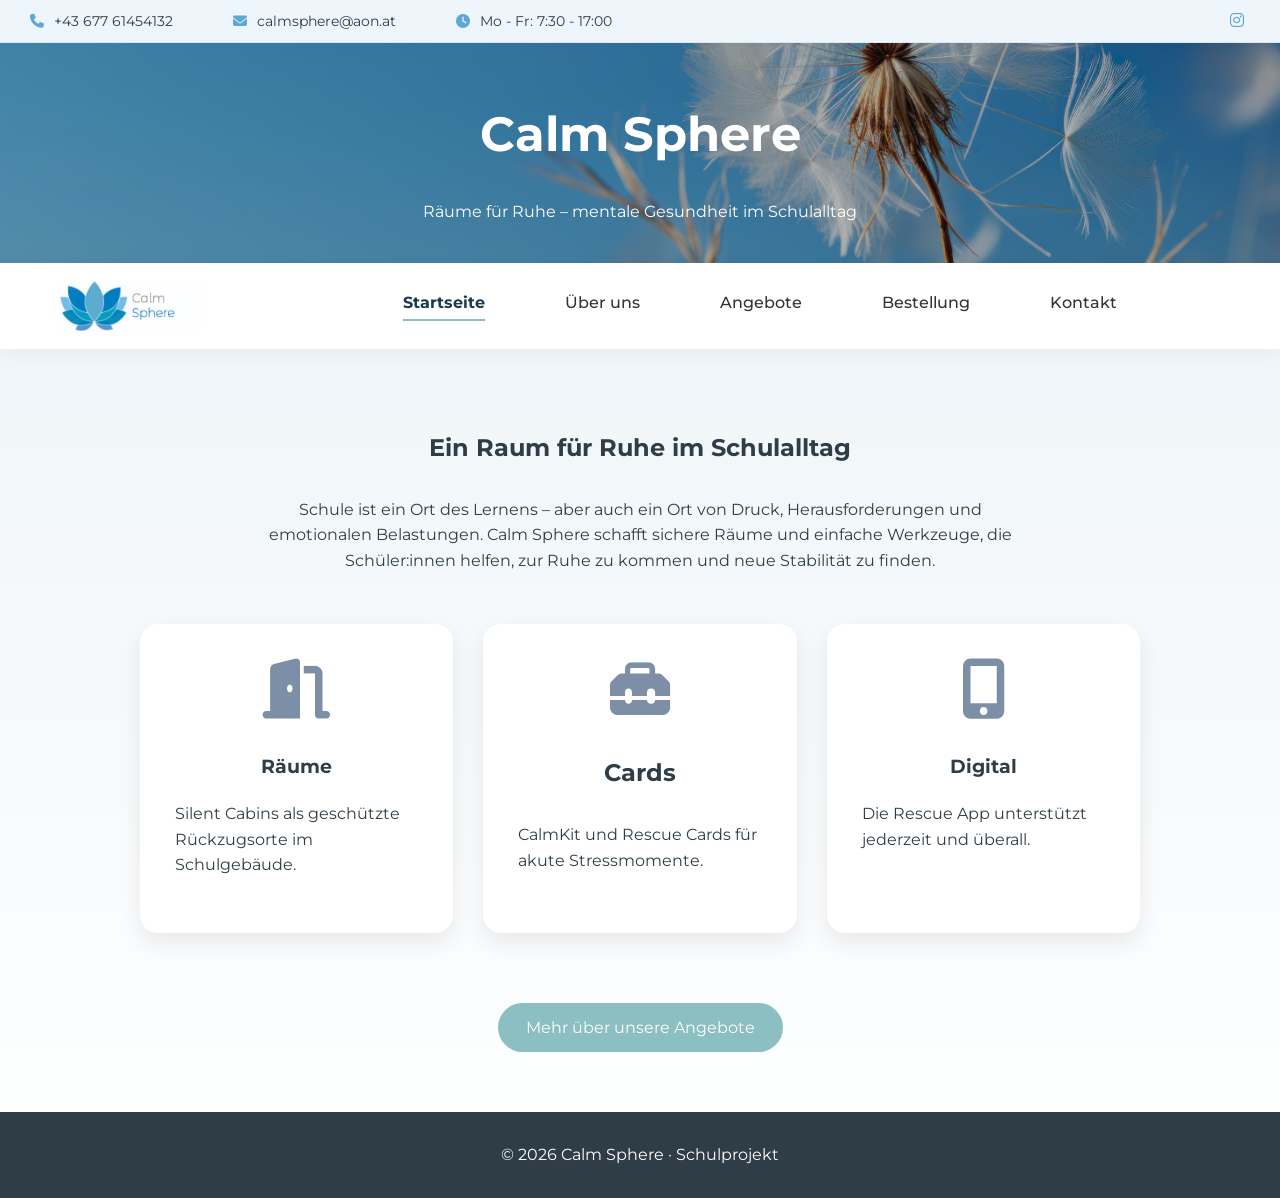
<file: index.html>
<!DOCTYPE html>
<html lang="de">
<head>
<meta charset="UTF-8">
<title>Calm Sphere</title>
<link rel="stylesheet" href="style.css">
<link rel="stylesheet" href="https://cdnjs.cloudflare.com/ajax/libs/font-awesome/6.5.0/css/all.min.css">
<link href="https://fonts.googleapis.com/css2?family=Montserrat:wght@300;400;500;600&display=swap" rel="stylesheet">
</head>
<body>
<div class="topbar">
    <div class="topbar-left">
        <span><i class="fa-solid fa-phone"></i> +43 677 61454132</span>
        <span><i class="fa-solid fa-envelope"></i> calmsphere@aon.at</span>
        <span><i class="fa-solid fa-clock"></i> Mo - Fr: 7:30 - 17:00</span>
    </div>

    <div class="topbar-right">
        <a href="#"><i class="fa-brands fa-instagram"></i></a>
    </div>
</div>


<header>
<h1>Calm Sphere</h1>
<p>Räume für Ruhe – mentale Gesundheit im Schulalltag</p>
</header>

<nav class="navbar">
    <div class="logo">
        <img src="images/logo.jpg" alt="Calm Sphere">
    </div>

    <div class="nav-links">
        <a href="index.html" class="active">Startseite</a>
        <a href="ueber.html">Über uns</a>
        <a href="angebote.html">Angebote</a>
        <a href="bestellung.html">Bestellung</a>
        <a href="kontakt.html">Kontakt</a>
    </div>
</nav>

<section>

  <h2>Ein Raum für Ruhe im Schulalltag</h2>

  <p class="intro-text">
    Schule ist ein Ort des Lernens – aber auch ein Ort von Druck,
    Herausforderungen und emotionalen Belastungen.
    Calm Sphere schafft sichere Räume und einfache Werkzeuge,
    die Schüler:innen helfen, zur Ruhe zu kommen und neue Stabilität zu finden.
  </p>

  <div class="home-features">

    <div class="feature-box">
      <i class="fa-solid fa-door-open"></i>
      <h3>Räume</h3>
      <p>Silent Cabins als geschützte Rückzugsorte im Schulgebäude.</p>
     
    </div>

    <div class="feature-box">
      <i class="fa-solid fa-toolbox"></i>
      <h2>Cards</h2>
      <p>CalmKit und Rescue Cards für akute Stressmomente.
      
    </div>

    <div class="feature-box">
      <i class="fa-solid fa-mobile-screen-button"></i>
      <h3>Digital</h3>
      <p>Die Rescue App unterstützt jederzeit und überall.</p>
      
      
    </div>

  </div>

  <div class="home-button">
    <a href="angebote.html" class="button">Mehr über unsere Angebote</a>
  </div>

</section>

<footer>
© 2026 Calm Sphere · Schulprojekt
</footer>

</body>
</html>
</file>
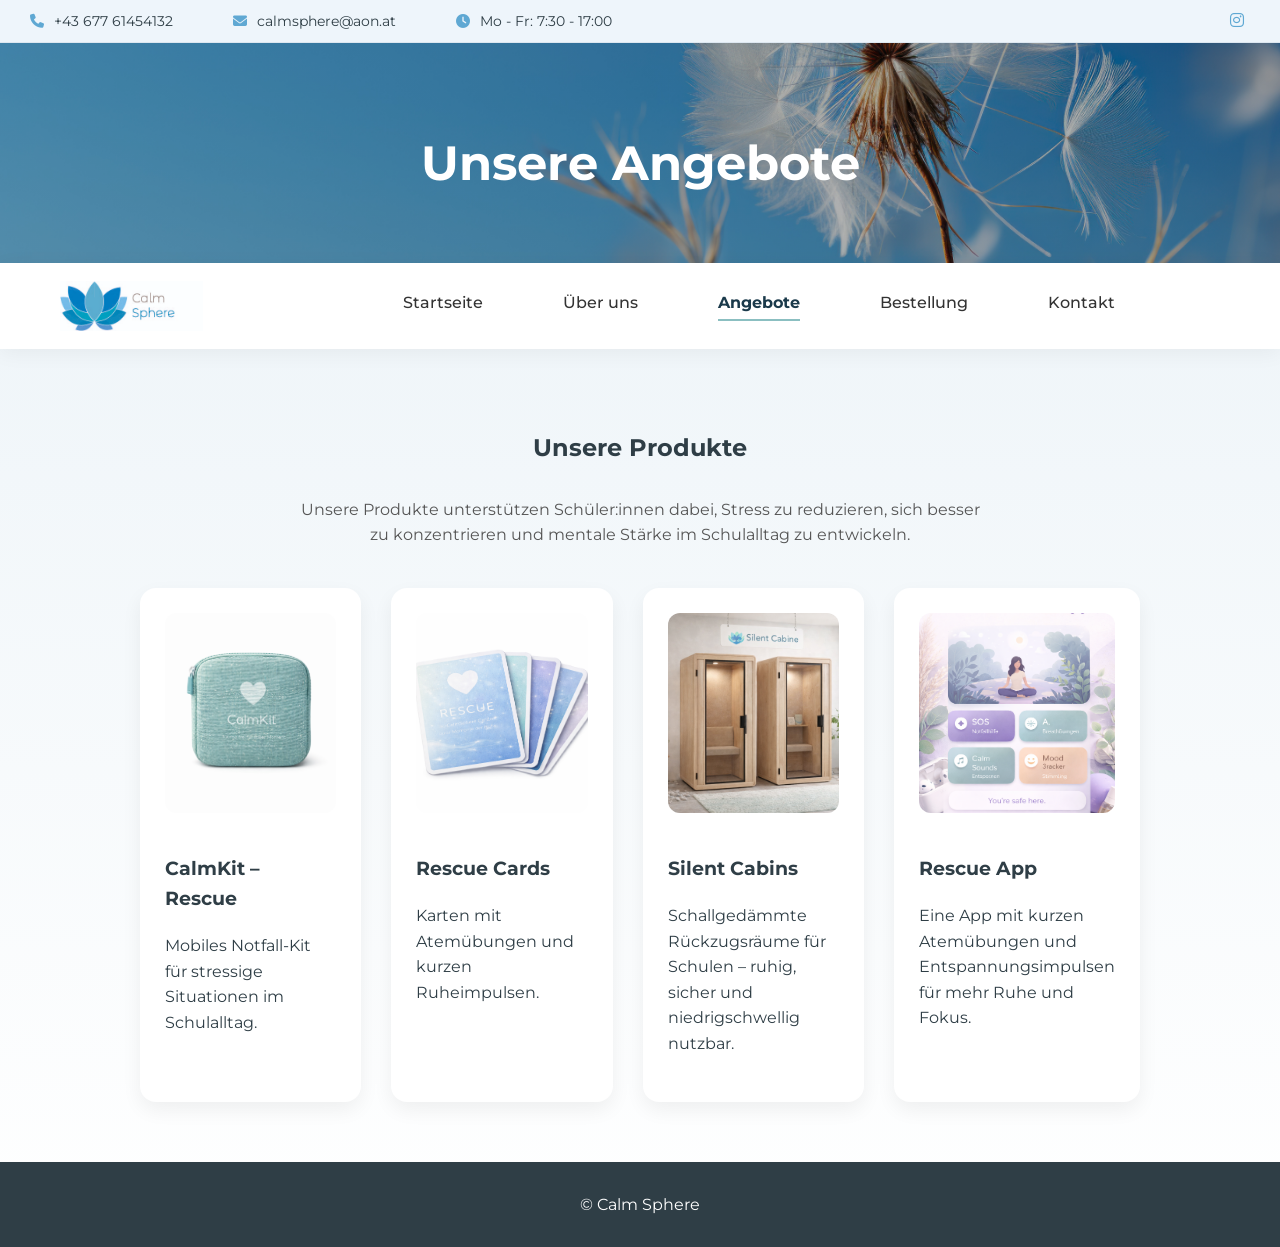
<file: angebote.html>
<!DOCTYPE html>
<html lang="de">
<head>
<meta charset="UTF-8">
<title>Angebote – Calm Sphere</title>
<link rel="stylesheet" href="style.css">
<link rel="stylesheet" href="https://cdnjs.cloudflare.com/ajax/libs/font-awesome/6.5.0/css/all.min.css">
<link href="https://fonts.googleapis.com/css2?family=Montserrat:wght@300;400;500;600&display=swap" rel="stylesheet">
</head>
<body>

<div class="topbar">
    <div class="topbar-left">
        <span><i class="fa-solid fa-phone"></i> +43 677 61454132</span>
        <span><i class="fa-solid fa-envelope"></i> calmsphere@aon.at</span>
        <span><i class="fa-solid fa-clock"></i> Mo - Fr: 7:30 - 17:00</span>
    </div>

    <div class="topbar-right">
        <a href="#"><i class="fa-brands fa-instagram"></i></a>
    </div>
</div>

<header><h1>Unsere Angebote</h1></header>
<nav class="navbar">
    <div class="logo">
        <img src="images/logo.jpg" alt="Calm Sphere">
    </div>
	<div class="nav-links">
  <a href="index.html">Startseite</a>
  <a href="ueber.html">Über uns</a>
  <a href="angebote.html" class="active">Angebote</a>
  <a href="bestellung.html">Bestellung</a>
  <a href="kontakt.html">Kontakt</a>
  </div>
</nav>



<section class="angebote">
    <h2>Unsere Produkte</h2>
<p class="angebote-intro">
Unsere Produkte unterstützen Schüler:innen dabei, Stress zu reduzieren, 
sich besser zu konzentrieren und mentale Stärke im Schulalltag zu entwickeln.
</p>

<div class="cards">

<!-- CalmKit -->
<div class="card">

<img src="images/calm-kit.png" 
     alt="CalmKit Rescue"
     class="product-img">

<h3>CalmKit – Rescue</h3>
<p>
Mobiles Notfall-Kit für stressige Situationen im Schulalltag.
</p>

</div>

<!-- Rescue Cards -->
<div class="card">

<img src="images/cards.png" 
     alt="Rescue Cards"
     class="product-img">

<h3>Rescue Cards</h3>
<p>
Karten mit Atemübungen und kurzen Ruheimpulsen.
</p>

</div>

<!-- Silent Cabin -->
<div class="card">

<img src="images/silent cabins.png" 
     alt="Silent Cabin in der Schule"
     class="product-img">

<h3>Silent Cabins</h3>
<p>
Schallgedämmte Rückzugsräume für Schulen –
ruhig, sicher und niedrigschwellig nutzbar.
</p>


</div>

<!-- Rescue App -->
<div class="card">

<img src="images/rescue-app.png" 
     alt="Rescue App für die Schule"
     class="product-img">

<h3>Rescue App</h3>
<p>
Eine App mit kurzen Atemübungen und Entspannungsimpulsen für mehr Ruhe und Fokus.
</p>


</div>
</section>

<footer>© Calm Sphere</footer>
</body>
</html>
</file>
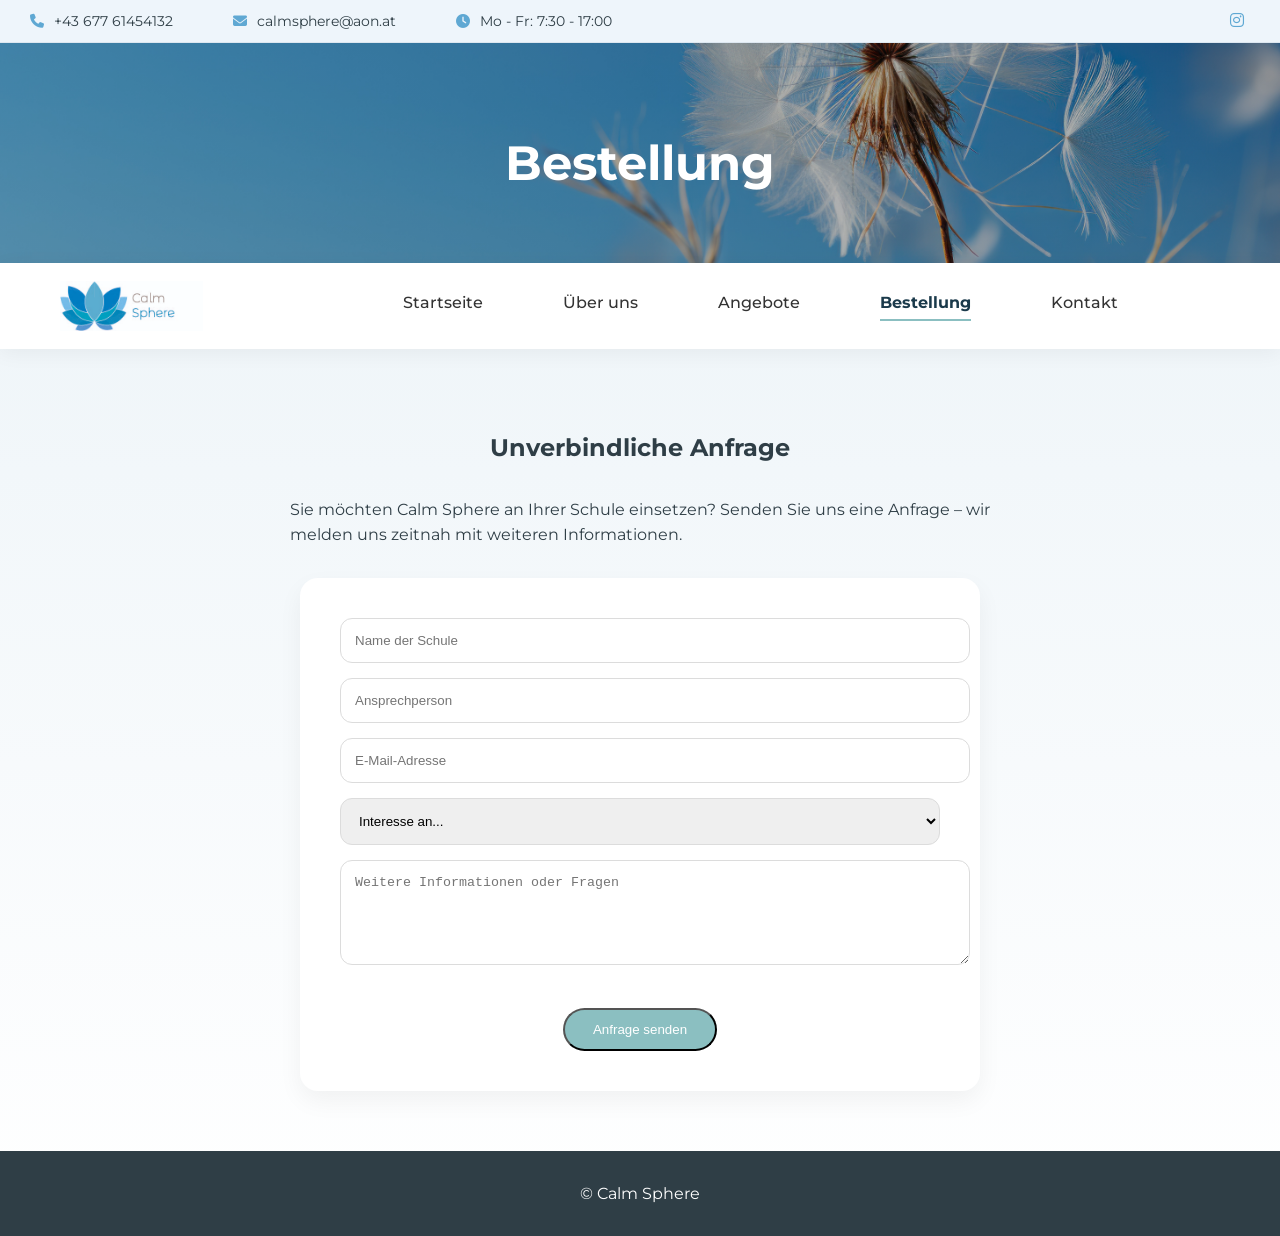
<file: bestellung.html>
<!DOCTYPE html>
<html lang="de">
<head>
<meta charset="UTF-8">
<title>Bestellung – Calm Sphere</title>
<link rel="stylesheet" href="style.css">
<link rel="stylesheet" href="https://cdnjs.cloudflare.com/ajax/libs/font-awesome/6.5.0/css/all.min.css">
<link href="https://fonts.googleapis.com/css2?family=Montserrat:wght@300;400;500;600&display=swap" rel="stylesheet">
</head>

<body>
<div class="topbar">
    <div class="topbar-left">
        <span><i class="fa-solid fa-phone"></i> +43 677 61454132</span>
        <span><i class="fa-solid fa-envelope"></i> calmsphere@aon.at</span>
        <span><i class="fa-solid fa-clock"></i> Mo - Fr: 7:30 - 17:00</span>
    </div>

    <div class="topbar-right">
        <a href="#"><i class="fa-brands fa-instagram"></i></a>
    </div>
</div>

<header><h1>Bestellung</h1></header>
<nav class="navbar">
    <div class="logo">
        <img src="images/logo.jpg" alt="Calm Sphere">
    </div>
	  <div class="nav-links">
  <a href="index.html">Startseite</a>
  <a href="ueber.html">Über uns</a>
  <a href="angebote.html">Angebote</a>
  <a href="bestellung.html" class="active">Bestellung</a>
  <a href="kontakt.html">Kontakt</a>
</nav>

<section class="order-section">

  <h2>Unverbindliche Anfrage</h2>

  <p class="order-intro">
    Sie möchten Calm Sphere an Ihrer Schule einsetzen?
    Senden Sie uns eine Anfrage – wir melden uns zeitnah mit weiteren Informationen.
  </p>

  <div class="order-box">

    <form>
      <input type="text" placeholder="Name der Schule" required>
      <input type="text" placeholder="Ansprechperson">
      <input type="email" placeholder="E-Mail-Adresse" required>

      <select>
        <option>Interesse an...</option>
        <option>CalmKit</option>
        <option>Rescue Cards</option>
        <option>Silent Cabins</option>
        <option>Rescue App</option>
      </select>

      <textarea rows="5" placeholder="Weitere Informationen oder Fragen"></textarea>

      <button type="submit" class="button">Anfrage senden</button>
    </form>

  </div>
</section>

<footer>© Calm Sphere</footer>
</body>
</html>
</file>
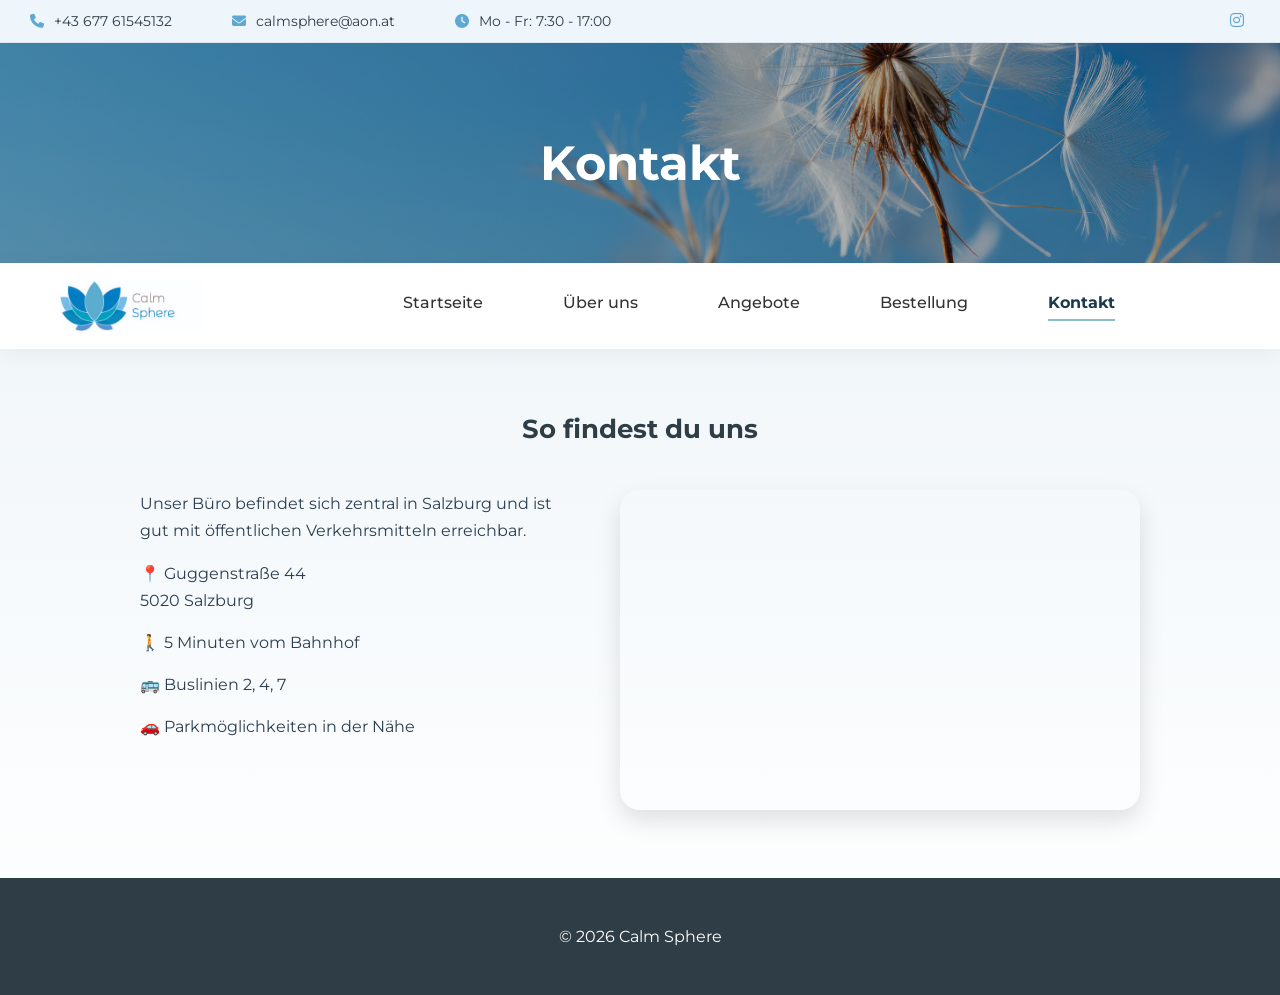
<file: kontakt.html>
<!DOCTYPE html>
<html lang="de">
<head>
    <meta charset="UTF-8">
    <meta name="viewport" content="width=device-width, initial-scale=1.0">
    <title>Kontakt – Calm Sphere</title>
	<link rel="stylesheet" href="style.css">
	<link rel="stylesheet" href="https://cdnjs.cloudflare.com/ajax/libs/font-awesome/6.5.0/css/all.min.css">
	<link href="https://fonts.googleapis.com/css2?family=Montserrat:wght@300;400;500;600&display=swap" rel="stylesheet">

   
      <body>
<div class="topbar">
    <div class="topbar-left">
        <span><i class="fa-solid fa-phone"></i> +43 677 61545132</span>
        <span><i class="fa-solid fa-envelope"></i> calmsphere@aon.at</span>
        <span><i class="fa-solid fa-clock"></i> Mo - Fr: 7:30 - 17:00</span>
    </div>

    <div class="topbar-right">
        <a href="#"><i class="fa-brands fa-instagram"></i></a>
    </div>
</div>

<header>
    <h1>Kontakt</h1>
</header>

<nav class="navbar">
    <div class="logo">
        <img src="images/logo.jpg" alt="Calm Sphere">
    </div>

    <div class="nav-links">
        <a href="index.html">Startseite</a>
        <a href="ueber.html">Über uns</a>
        <a href="angebote.html">Angebote</a>
        <a href="bestellung.html">Bestellung</a>
        <a href="kontakt.html" class="active">Kontakt</a>
    </div>
</nav>


   
</head>
<body>

<section class="contact">

    <h2>So findest du uns</h2>

    <div class="contact-box">

        <!-- LINKS -->
        <div class="contact-info">

            <p>
                Unser Büro befindet sich zentral in Salzburg und ist gut mit öffentlichen Verkehrsmitteln erreichbar.
            </p>

            <p>📍 Guggenstraße 44<br>5020 Salzburg</p>

            <p>🚶 5 Minuten vom Bahnhof</p>
            <p>🚌 Buslinien 2, 4, 7</p>
            <p>🚗 Parkmöglichkeiten in der Nähe</p>

        </div>

        <!-- RECHTS -->
        <div class="contact-map">
            <iframe 
                src="https://www.google.com/maps?q=Guggenstraße+44+Salzburg&output=embed">
            </iframe>
        </div>

    </div>

</section>

</body>

    <footer>
        <p>© 2026 Calm Sphere</p>
    </footer>

</body>
</html>
</file>
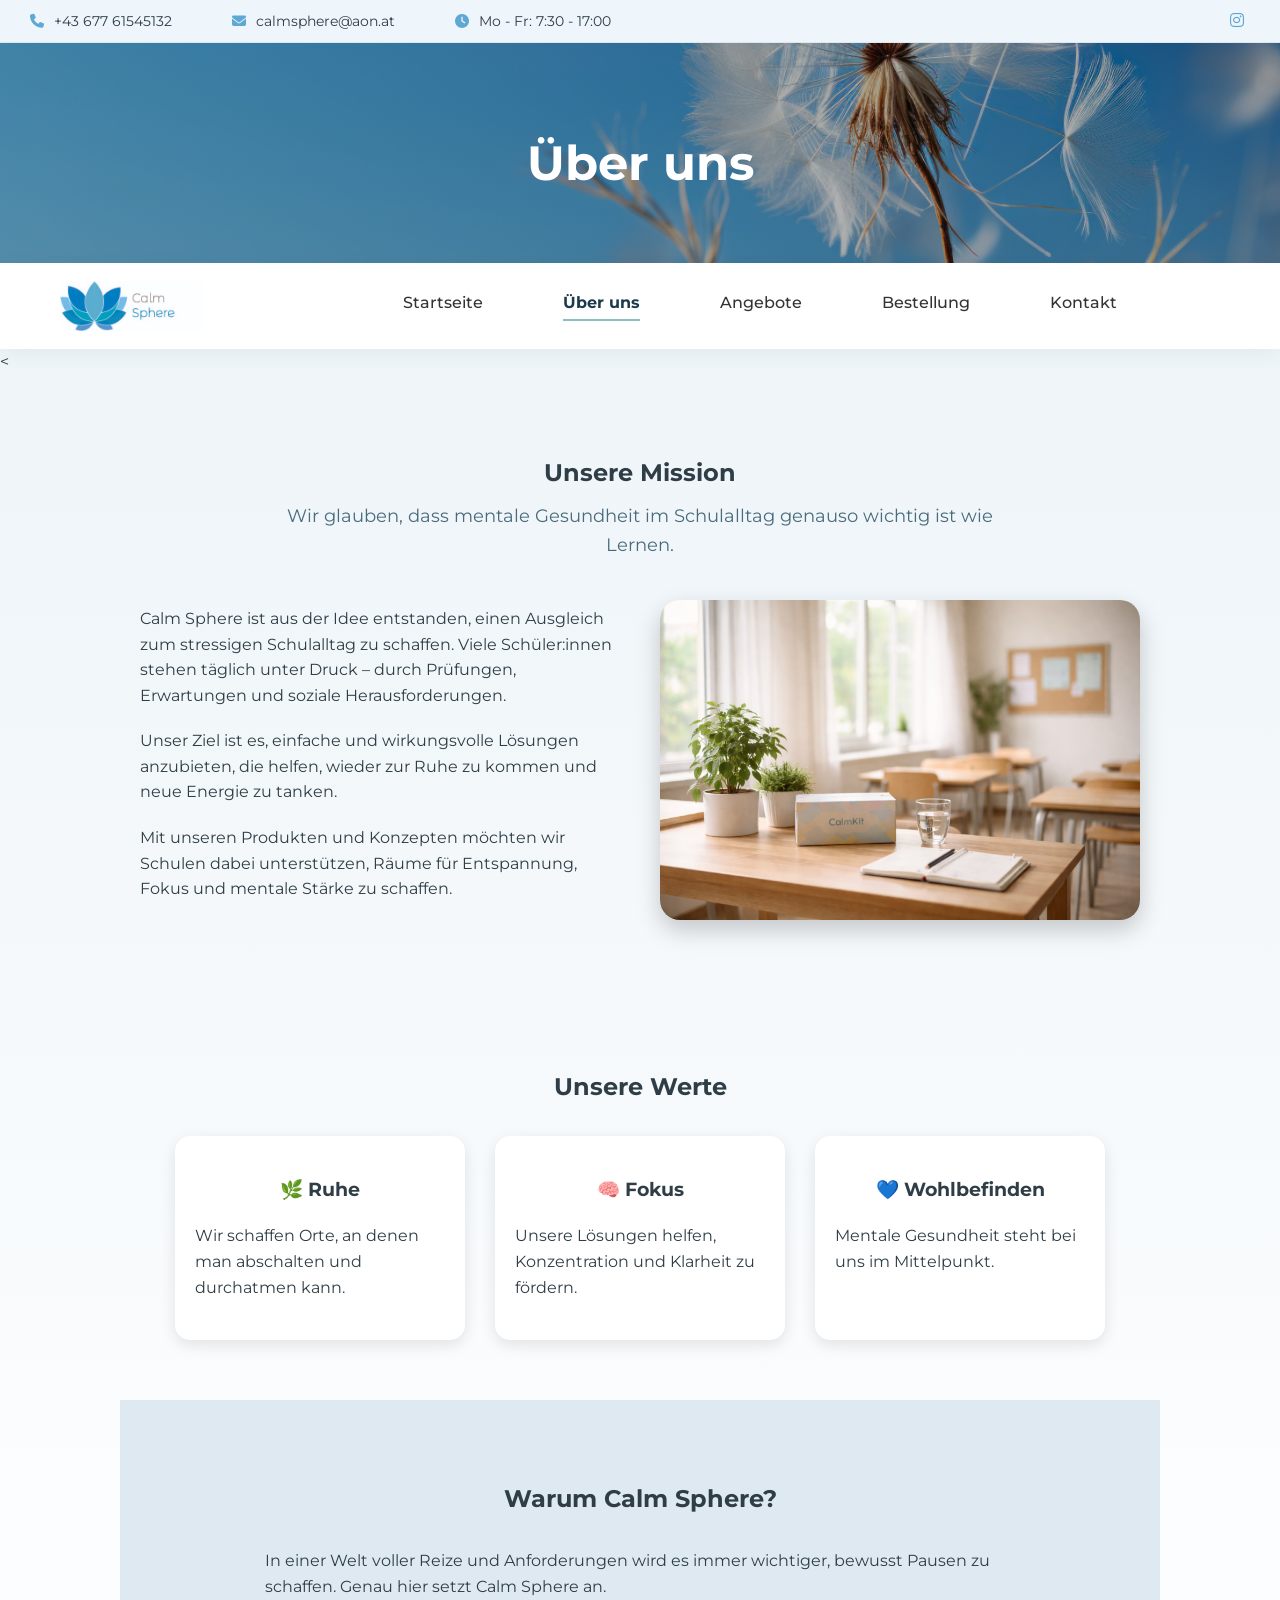
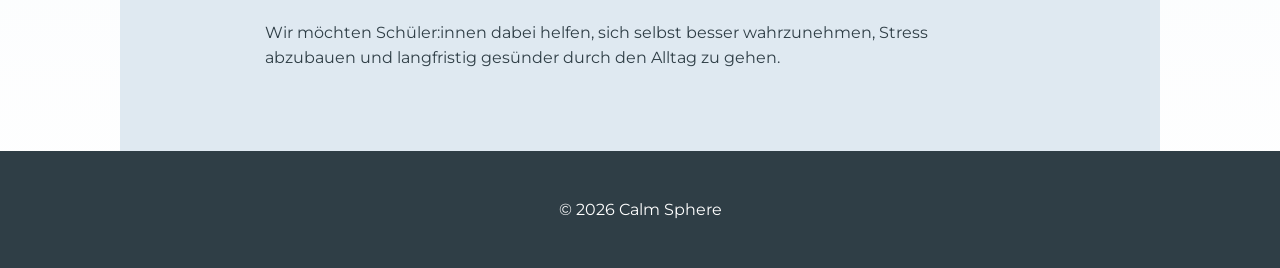
<file: ueber.html>
<!DOCTYPE html>
<html lang="de">
<head>
    <meta charset="UTF-8">
    <meta name="viewport" content="width=device-width, initial-scale=1.0">
    <title>Über uns – Calm Sphere</title>

    <!-- CSS -->
    <link rel="stylesheet" href="style.css">

    <!-- Icons -->
    <link rel="stylesheet" href="https://cdnjs.cloudflare.com/ajax/libs/font-awesome/6.5.0/css/all.min.css">

    <!-- Font -->
    <link href="https://fonts.googleapis.com/css2?family=Montserrat:wght@300;400;500;600&display=swap" rel="stylesheet">
</head>

<body>

<!-- Topbar -->
<div class="topbar">
    <div class="topbar-left">
        <span><i class="fa-solid fa-phone"></i> +43 677 61545132</span>
        <span><i class="fa-solid fa-envelope"></i> calmsphere@aon.at</span>
        <span><i class="fa-solid fa-clock"></i> Mo - Fr: 7:30 - 17:00</span>
    </div>

    <div class="topbar-right">
        <a href="#"><i class="fa-brands fa-instagram"></i></a>
    </div>
</div>

<!-- Header -->
<header>
    <h1>Über uns</h1>
</header>

<!-- Navigation -->
<nav class="navbar">
    <div class="logo">
        <img src="images/logo.jpg" alt="Calm Sphere">
    </div>

    <div class="nav-links">
        <a href="index.html">Startseite</a>
        <a href="ueber.html" class="active">Über uns</a>
        <a href="angebote.html">Angebote</a>
        <a href="bestellung.html">Bestellung</a>
        <a href="kontakt.html">Kontakt</a>
    </div>
</nav>

<!-- Inhalt -->
<<section class="about">

  <div class="about-container">

    <h2>Unsere Mission</h2>
    <p class="highlight">
      Wir glauben, dass mentale Gesundheit im Schulalltag genauso wichtig ist wie Lernen.
    </p>

    <div class="about-grid">

      <div class="about-text">
        <p>
          Calm Sphere ist aus der Idee entstanden, einen Ausgleich zum stressigen Schulalltag zu schaffen.
          Viele Schüler:innen stehen täglich unter Druck – durch Prüfungen, Erwartungen und soziale Herausforderungen.
        </p>

        <p>
          Unser Ziel ist es, einfache und wirkungsvolle Lösungen anzubieten,
          die helfen, wieder zur Ruhe zu kommen und neue Energie zu tanken.
        </p>

        <p>
          Mit unseren Produkten und Konzepten möchten wir Schulen dabei unterstützen,
          Räume für Entspannung, Fokus und mentale Stärke zu schaffen.
        </p>
      </div>

      <div class="about-image">
        <img src="images/ueberuns.png" alt="Calm Sphere">
      </div>

    </div>

  </div>

</section>


<section class="values">

  <h2>Unsere Werte</h2>

  <div class="values-box">

    <div class="value">
      <h3>🌿 Ruhe</h3>
      <p>Wir schaffen Orte, an denen man abschalten und durchatmen kann.</p>
    </div>

    <div class="value">
      <h3>🧠 Fokus</h3>
      <p>Unsere Lösungen helfen, Konzentration und Klarheit zu fördern.</p>
    </div>

    <div class="value">
      <h3>💙 Wohlbefinden</h3>
      <p>Mentale Gesundheit steht bei uns im Mittelpunkt.</p>
    </div>

  </div>

</section>


<section class="story">

  <div class="story-box">
    <h2>Warum Calm Sphere?</h2>
    <p>
      In einer Welt voller Reize und Anforderungen wird es immer wichtiger,
      bewusst Pausen zu schaffen. Genau hier setzt Calm Sphere an.
    </p>

    <p>
      Wir möchten Schüler:innen dabei helfen, sich selbst besser wahrzunehmen,
      Stress abzubauen und langfristig gesünder durch den Alltag zu gehen.
    </p>
  </div>

</section>


<!-- Footer -->
<footer>
    <p>© 2026 Calm Sphere</p>
</footer>

</body>
</html>
</file>
<file: style.css>
body {
    margin: 0;
    font-family: 'Montserrat', sans-serif;
    color: #2f3e46;
    line-height: 1.6;
    background: linear-gradient(to bottom, #eaf2f7, #ffffff);
}



header{
background-image: linear-gradient(rgba(0,0,0,0.3), rgba(0,0,0,0.3)), url("images/hintergrund.jpg");
background-size: cover;
background-position: center;
height:220px;
display:flex;
flex-direction:column;
justify-content:center;
align-items:center;
color:white;
text-align:center;
}

header h1{
    font-size:48px;
    margin-bottom:10px;
}

nav {
    background-color: #ffffff;
    padding: 15px;
    text-align: center;
    box-shadow: 0 2px 5px rgba(0,0,0,0.05);
}
nav a{
    text-decoration:none;
    color:#333;
    margin:0 20px;
    font-weight:500;
    transition:0.3s;
}

nav a:hover{
    color:#5e8c91;
}

nav a.active {
    font-weight: bold;
    color: #1b3a4b;
    border-bottom: 2px solid #8bbfc1;
    padding-bottom: 4px;
}
section {
    max-width: 1000px;
    margin: auto;
    padding: 60px 20px;
}

h2 {
    text-align: center;
    margin-bottom: 30px;
}

.cards {
    display: grid;
    grid-template-columns: repeat(4, 1fr);
    gap: 30px;
}

.card {
    background: white;
    padding: 25px;
    border-radius: 16px;
    box-shadow: 0 8px 20px rgba(0,0,0,0.06);
}

.button {
    display: inline-block;
    padding: 12px 28px;
    background-color: #8bbfc1;
    color: white;
    text-decoration: none;
    border-radius: 30px;
    margin-top: 20px;
}

footer {
    background-color: #2f3e46;
    color: white;
    text-align: center;
    padding: 30px;

}

.product-img {
    width: 100%;
    height: 200px;
    object-fit: cover; /* füllt den Container */
    object-position: center; /* zentriert das Bild, wichtiger Teil sichtbar */
    border-radius: 12px;
    margin-bottom: 15px;
}

.about-img {
    width: 60%;
    max-width: 600px;
    display: block;
    margin: 0 auto 40px auto;
    border-radius: 16px;
}
section p {
    max-width: 750px;
    margin: 0 auto 20px auto;
    text-align: left;
}

.order-section {
    text-align: center;
}

.order-intro {
    max-width: 700px;
    margin: 0 auto 30px auto;
}

.order-box {
    background: white;
    padding: 40px;
    max-width: 600px;
    margin: auto;
    border-radius: 18px;
    box-shadow: 0 10px 25px rgba(0,0,0,0.05);
}

form input,
form textarea,
form select {
    width: 100%;
    padding: 14px;
    margin-bottom: 15px;
    border-radius: 12px;
    border: 1px solid #dcdcdc;
}

form input:focus,
form textarea:focus,
form select:focus {
    outline: none;
    border: 1px solid #8bbfc1;
}
.intro-text {
    max-width: 750px;
    margin: 0 auto 50px auto;
    text-align: center;
}

.home-features {
    display: grid;
    grid-template-columns: repeat(3, 1fr);
    gap: 30px;
    margin-bottom: 50px;
}

.feature-box {
    background: white;
    padding: 30px;
    border-radius: 16px;
    box-shadow: 0 8px 20px rgba(0,0,0,0.05);
    text-align: center;
}

.home-button {
    text-align: center;
}

@media (max-width: 900px) {
    .home-features {
        grid-template-columns: 1fr;
    }
}

.feature-box i{
    font-size:60px;
    color:#7d8fa6;
    margin-bottom:15px;
}

.feature-box{
    background:white;
    padding:35px;
    border-radius:18px;
    text-align:center;
    box-shadow:0 10px 25px rgba(0,0,0,0.08);
    transition:all 0.3s ease;
}

.topbar {
    display: flex;
    justify-content: space-between; /* LINKS + RECHTS */
    align-items: center;

    background-color: #eef5fb;
    padding: 8px 30px;
    font-size: 14px;

    border-bottom: 1px solid #dde7f0;
}
.topbar-left {
    display: flex;
    gap: 60px; 
}
.topbar i {
    margin-right: 6px;
    color: #5fa8d3;
}
.topbar-right a {
    color: #2f3e46;
    font-size: 16px;
    transition: 0.3s;
}
.navbar {
    display: flex;
    align-items: center;

    padding: 18px 60px;
    background: white;

    box-shadow: 0 4px 20px rgba(0,0,0,0.05);
}

.nav-links {
    display: flex;
    gap: 40px;

    margin-left: 180px; /* ← HIER steuern */
}

.logo img {
    height: 50px;
}

.logo {
    display: flex;
    align-items: center;
}
/* Kontakt Seite */
.kontakt-container {
    max-width: 1100px;
    margin: 40px auto;
    display: grid;
    grid-template-columns: 1fr 1fr;
    gap: 40px;
    padding: 20px;
}

.kontakt-box {
    background: white;
    padding: 25px;
    border-radius: 12px;
    box-shadow: 0 5px 15px rgba(0,0,0,0.1);
}

.kontakt-box h2 {
    margin-top: 0;
}

.karte iframe {
    width: 100%;
    height: 300px;
    border: none;
    border-radius: 12px;
}

/* Mobile */
@media (max-width: 800px) {
}

.kontakt-container {
    max-width: 1100px;
    margin: 40px auto;   /* DAS zentriert horizontal */
    display: grid;
    grid-template-columns: 1fr 1fr;
    gap: 40px;
    padding: 20px;
}
/* Inhalt allgemein */
.content {
    max-width: 900px;
    margin: 40px auto;   /* zentriert */
    padding: 20px;
}

/* Text schöner machen */
.content p {
    line-height: 1.6;
    margin-bottom: 20px;
    text-align: left;
}

.about {
    padding: 60px 20px;
    background: #eef3f7;
}

.about-container {
    max-width: 1100px;
    margin: auto;
}

.about h2 {
    text-align: center;
    margin-bottom: 10px;
}

.highlight {
    text-align: center;
    font-size: 18px;
    margin-bottom: 40px;
    color: #4a6b7c;
}

.about-grid {
    display: flex;
    gap: 40px;
    align-items: center;
}

.about-text {
    flex: 1;
    line-height: 1.6;
}

.about-image {
    flex: 1;
}

.about-image img {
    width: 100%;
    border-radius: 20px;
    box-shadow: 0 10px 25px rgba(0,0,0,0.2);
}


/* Werte */

.values {
    padding: 60px 20px;
    text-align: center;
}

.values-box {
    display: flex;
    gap: 30px;
    justify-content: center;
    margin-top: 30px;
}

.value {
    background: white;
    padding: 20px;
    border-radius: 15px;
    width: 250px;
    box-shadow: 0 5px 15px rgba(0,0,0,0.1);
}


/* Story */

.story {
    background: #dfe9f1;
    padding: 60px 20px;
}

.story-box {
    max-width: 800px;
    margin: auto;
    text-align: center;
}


/* Responsive */

@media (max-width: 768px) {
    .about-grid {
        flex-direction: column;
        text-align: center;
    }

    .values-box {
        flex-direction: column;
        align-items: center;
    }
}
.about {
    padding: 60px 20px;
    background: transparent; /* statt grau */
}
/* ===== KONTAKT SEITE ===== */

.contact {
    padding: 60px 20px;
    text-align: center;
}

/* Titel */

.contact h2 {
    margin-top: 0;
    margin-bottom: 40px;
    font-size: 26px;
}

/* Layout */

.contact-box {
    display: flex;
    align-items: flex-start; /* wichtig! */
    justify-content: center;
    gap: 60px;
    max-width: 1100px;
    margin: 0 auto;
}

/* TEXT LINKS */

.contact-info {
    flex: 1;
    max-width: 420px;
    text-align: left;
    line-height: 1.7;
    color: #2c3e50;
}

.contact-info p {
    margin-bottom: 15px;
}

/* Icons Abstand */

.contact-info p span {
    margin-right: 8px;
}

/* MAP RECHTS */

.contact-map {
    flex: 1;
}

.contact-map iframe {
    width: 100%;
    height: 320px;
    border-radius: 20px;
    border: none;
    box-shadow: 0 10px 25px rgba(0,0,0,0.12);
}

/* ===== RESPONSIVE ===== */

@media (max-width: 768px) {
    .contact-box {
        flex-direction: column;
        gap: 30px;
    }

    .contact-info {
        text-align: center;
        max-width: 100%;
    }

    .contact-map iframe {
        height: 250px;
    }
}

.angebote-intro {
    max-width: 700px;
    margin: 0 auto 40px;
    text-align: center;
    color: #555;
}
</file>
